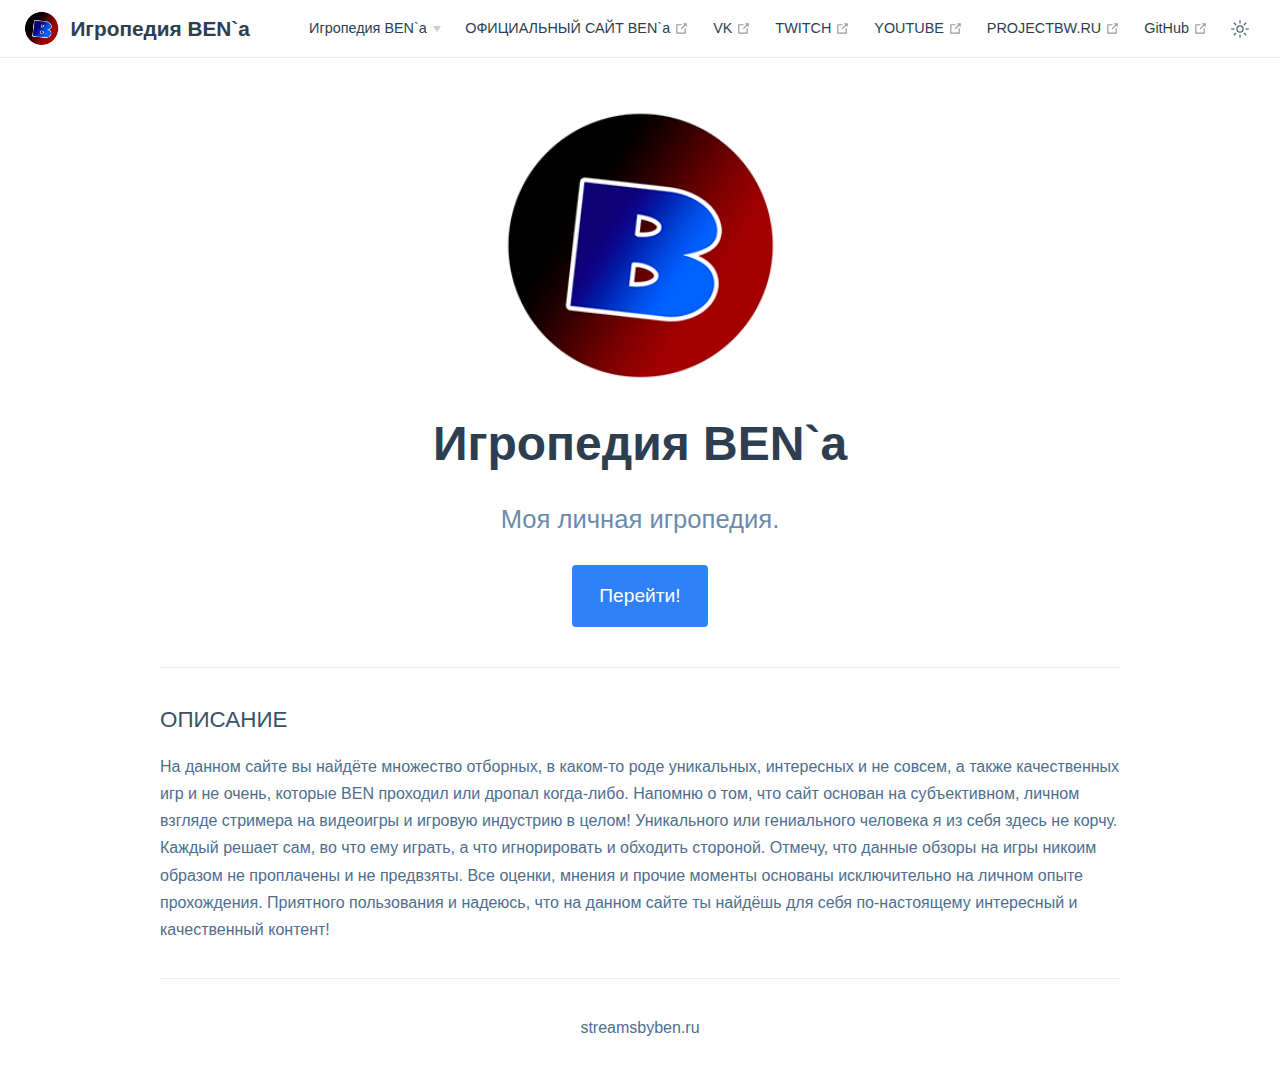
<file: index.html>
<!DOCTYPE html>
<html lang="ru_RU">
  <head>
    <meta charset="utf-8">
    <meta name="viewport" content="width=device-width,initial-scale=1">
    <meta name="generator" content="VuePress 2.0.0-beta.61">
    <style>
      :root {
        --c-bg: #fff;
      }
      html.dark {
        --c-bg: #22272e;
      }
      html, body {
        background-color: var(--c-bg);
      }
    </style>
    <script>
      const userMode = localStorage.getItem('vuepress-color-scheme');
			const systemDarkMode = window.matchMedia && window.matchMedia('(prefers-color-scheme: dark)').matches;
			if (userMode === 'dark' || (userMode !== 'light' && systemDarkMode)) {
				document.documentElement.classList.toggle('dark', true);
			}
    </script>
    <link rel="icon" type="image/png" sizes="16x16" href="/images/icons/16.png"><link rel="icon" type="image/png" sizes="32x32" href="/images/icons/32.png"><link rel="icon" type="image/png" sizes="64x64" href="/images/icons/64.png"><link rel="icon" type="image/png" sizes="150x150" href="/images/icons/150.png"><link rel="icon" type="image/png" sizes="192x192" href="/images/icons/192.png"><link rel="icon" type="image/png" sizes="384x384" href="/images/icons/384.png"><link rel="icon" type="image/png" sizes="512x512" href="/images/icon.png"><title>Главная страница. | Игропедия BEN`a</title><meta name="description" content="Игропедия BEN`a">
    <link rel="preload" href="/assets/style-49de893f.css" as="style"><link rel="stylesheet" href="/assets/style-49de893f.css">
    <link rel="modulepreload" href="/assets/app-8a7719fd.js"><link rel="modulepreload" href="/assets/framework-573f6671.js"><link rel="modulepreload" href="/assets/index.html-7a81ac0a.js"><link rel="modulepreload" href="/assets/index.html-b63964a2.js"><link rel="prefetch" href="/assets/index.html-56d3969e.js" as="script"><link rel="prefetch" href="/assets/404.html-fd3af05c.js" as="script"><link rel="prefetch" href="/assets/index.html-8a46ba95.js" as="script"><link rel="prefetch" href="/assets/404.html-b0349332.js" as="script">
  </head>
  <body>
    <div id="app"><!--[--><div class="theme-container no-sidebar"><!--[--><header class="navbar"><div class="toggle-sidebar-button" title="переключить боковую панель" aria-expanded="false" role="button" tabindex="0"><div class="icon" aria-hidden="true"><span></span><span></span><span></span></div></div><span><a aria-current="page" href="/" class="router-link-active router-link-exact-active"><img class="logo" src="/images/hero.png" alt="Игропедия BEN`a"><span class="site-name can-hide">Игропедия BEN`a</span></a></span><div class="navbar-items-wrapper" style=""><!--[--><!--]--><nav class="navbar-items can-hide"><!--[--><div class="navbar-item"><div class="navbar-dropdown-wrapper"><button class="navbar-dropdown-title" type="button" aria-label="Игропедия BEN`a"><span class="title">Игропедия BEN`a</span><span class="arrow down"></span></button><button class="navbar-dropdown-title-mobile" type="button" aria-label="Игропедия BEN`a"><span class="title">Игропедия BEN`a</span><span class="right arrow"></span></button><ul style="display:none;" class="navbar-dropdown"><!--[--><li class="navbar-dropdown-item"><a href="/review/" class="" aria-label="Добро пожаловать на сайт Игропедия BEN`a!"><!--[--><!--]--> Добро пожаловать на сайт Игропедия BEN`a! <!--[--><!--]--></a></li><!--]--></ul></div></div><div class="navbar-item"><a class="external-link" href="https://streamsbyben.ru/" rel="noopener noreferrer" target="_blank" aria-label="ОФИЦИАЛЬНЫЙ САЙТ BEN`a"><!--[--><!--]--> ОФИЦИАЛЬНЫЙ САЙТ BEN`a <span><svg class="external-link-icon" xmlns="http://www.w3.org/2000/svg" aria-hidden="true" focusable="false" x="0px" y="0px" viewBox="0 0 100 100" width="15" height="15"><path fill="currentColor" d="M18.8,85.1h56l0,0c2.2,0,4-1.8,4-4v-32h-8v28h-48v-48h28v-8h-32l0,0c-2.2,0-4,1.8-4,4v56C14.8,83.3,16.6,85.1,18.8,85.1z"></path><polygon fill="currentColor" points="45.7,48.7 51.3,54.3 77.2,28.5 77.2,37.2 85.2,37.2 85.2,14.9 62.8,14.9 62.8,22.9 71.5,22.9"></polygon></svg><span class="external-link-icon-sr-only">открыть в новом окне</span></span><!--[--><!--]--></a></div><div class="navbar-item"><a class="external-link" href="https://vk.com/publicbyben/" rel="noopener noreferrer" target="_blank" aria-label="VK"><!--[--><!--]--> VK <span><svg class="external-link-icon" xmlns="http://www.w3.org/2000/svg" aria-hidden="true" focusable="false" x="0px" y="0px" viewBox="0 0 100 100" width="15" height="15"><path fill="currentColor" d="M18.8,85.1h56l0,0c2.2,0,4-1.8,4-4v-32h-8v28h-48v-48h28v-8h-32l0,0c-2.2,0-4,1.8-4,4v56C14.8,83.3,16.6,85.1,18.8,85.1z"></path><polygon fill="currentColor" points="45.7,48.7 51.3,54.3 77.2,28.5 77.2,37.2 85.2,37.2 85.2,14.9 62.8,14.9 62.8,22.9 71.5,22.9"></polygon></svg><span class="external-link-icon-sr-only">открыть в новом окне</span></span><!--[--><!--]--></a></div><div class="navbar-item"><a class="external-link" href="https://www.twitch.tv/streamsbyben" rel="noopener noreferrer" target="_blank" aria-label="TWITCH"><!--[--><!--]--> TWITCH <span><svg class="external-link-icon" xmlns="http://www.w3.org/2000/svg" aria-hidden="true" focusable="false" x="0px" y="0px" viewBox="0 0 100 100" width="15" height="15"><path fill="currentColor" d="M18.8,85.1h56l0,0c2.2,0,4-1.8,4-4v-32h-8v28h-48v-48h28v-8h-32l0,0c-2.2,0-4,1.8-4,4v56C14.8,83.3,16.6,85.1,18.8,85.1z"></path><polygon fill="currentColor" points="45.7,48.7 51.3,54.3 77.2,28.5 77.2,37.2 85.2,37.2 85.2,14.9 62.8,14.9 62.8,22.9 71.5,22.9"></polygon></svg><span class="external-link-icon-sr-only">открыть в новом окне</span></span><!--[--><!--]--></a></div><div class="navbar-item"><a class="external-link" href="https://www.youtube.com/channel/UCiJUr9eiijACrvV9F1kzhmA" rel="noopener noreferrer" target="_blank" aria-label="YOUTUBE"><!--[--><!--]--> YOUTUBE <span><svg class="external-link-icon" xmlns="http://www.w3.org/2000/svg" aria-hidden="true" focusable="false" x="0px" y="0px" viewBox="0 0 100 100" width="15" height="15"><path fill="currentColor" d="M18.8,85.1h56l0,0c2.2,0,4-1.8,4-4v-32h-8v28h-48v-48h28v-8h-32l0,0c-2.2,0-4,1.8-4,4v56C14.8,83.3,16.6,85.1,18.8,85.1z"></path><polygon fill="currentColor" points="45.7,48.7 51.3,54.3 77.2,28.5 77.2,37.2 85.2,37.2 85.2,14.9 62.8,14.9 62.8,22.9 71.5,22.9"></polygon></svg><span class="external-link-icon-sr-only">открыть в новом окне</span></span><!--[--><!--]--></a></div><div class="navbar-item"><a class="external-link" href="https://projectbw.ru/" rel="noopener noreferrer" target="_blank" aria-label="PROJECTBW.RU"><!--[--><!--]--> PROJECTBW.RU <span><svg class="external-link-icon" xmlns="http://www.w3.org/2000/svg" aria-hidden="true" focusable="false" x="0px" y="0px" viewBox="0 0 100 100" width="15" height="15"><path fill="currentColor" d="M18.8,85.1h56l0,0c2.2,0,4-1.8,4-4v-32h-8v28h-48v-48h28v-8h-32l0,0c-2.2,0-4,1.8-4,4v56C14.8,83.3,16.6,85.1,18.8,85.1z"></path><polygon fill="currentColor" points="45.7,48.7 51.3,54.3 77.2,28.5 77.2,37.2 85.2,37.2 85.2,14.9 62.8,14.9 62.8,22.9 71.5,22.9"></polygon></svg><span class="external-link-icon-sr-only">открыть в новом окне</span></span><!--[--><!--]--></a></div><div class="navbar-item"><a class="external-link" href="https://github.com/bwproject/game.streamsbyben.ru" rel="noopener noreferrer" target="_blank" aria-label="GitHub"><!--[--><!--]--> GitHub <span><svg class="external-link-icon" xmlns="http://www.w3.org/2000/svg" aria-hidden="true" focusable="false" x="0px" y="0px" viewBox="0 0 100 100" width="15" height="15"><path fill="currentColor" d="M18.8,85.1h56l0,0c2.2,0,4-1.8,4-4v-32h-8v28h-48v-48h28v-8h-32l0,0c-2.2,0-4,1.8-4,4v56C14.8,83.3,16.6,85.1,18.8,85.1z"></path><polygon fill="currentColor" points="45.7,48.7 51.3,54.3 77.2,28.5 77.2,37.2 85.2,37.2 85.2,14.9 62.8,14.9 62.8,22.9 71.5,22.9"></polygon></svg><span class="external-link-icon-sr-only">открыть в новом окне</span></span><!--[--><!--]--></a></div><!--]--></nav><!--[--><!--]--><button class="toggle-color-mode-button" title="toggle color mode"><svg style="" class="icon" focusable="false" viewBox="0 0 32 32"><path d="M16 12.005a4 4 0 1 1-4 4a4.005 4.005 0 0 1 4-4m0-2a6 6 0 1 0 6 6a6 6 0 0 0-6-6z" fill="currentColor"></path><path d="M5.394 6.813l1.414-1.415l3.506 3.506L8.9 10.318z" fill="currentColor"></path><path d="M2 15.005h5v2H2z" fill="currentColor"></path><path d="M5.394 25.197L8.9 21.691l1.414 1.415l-3.506 3.505z" fill="currentColor"></path><path d="M15 25.005h2v5h-2z" fill="currentColor"></path><path d="M21.687 23.106l1.414-1.415l3.506 3.506l-1.414 1.414z" fill="currentColor"></path><path d="M25 15.005h5v2h-5z" fill="currentColor"></path><path d="M21.687 8.904l3.506-3.506l1.414 1.415l-3.506 3.505z" fill="currentColor"></path><path d="M15 2.005h2v5h-2z" fill="currentColor"></path></svg><svg style="display:none;" class="icon" focusable="false" viewBox="0 0 32 32"><path d="M13.502 5.414a15.075 15.075 0 0 0 11.594 18.194a11.113 11.113 0 0 1-7.975 3.39c-.138 0-.278.005-.418 0a11.094 11.094 0 0 1-3.2-21.584M14.98 3a1.002 1.002 0 0 0-.175.016a13.096 13.096 0 0 0 1.825 25.981c.164.006.328 0 .49 0a13.072 13.072 0 0 0 10.703-5.555a1.01 1.01 0 0 0-.783-1.565A13.08 13.08 0 0 1 15.89 4.38A1.015 1.015 0 0 0 14.98 3z" fill="currentColor"></path></svg></button><!----></div></header><!--]--><div class="sidebar-mask"></div><!--[--><aside class="sidebar"><nav class="navbar-items"><!--[--><div class="navbar-item"><div class="navbar-dropdown-wrapper"><button class="navbar-dropdown-title" type="button" aria-label="Игропедия BEN`a"><span class="title">Игропедия BEN`a</span><span class="arrow down"></span></button><button class="navbar-dropdown-title-mobile" type="button" aria-label="Игропедия BEN`a"><span class="title">Игропедия BEN`a</span><span class="right arrow"></span></button><ul style="display:none;" class="navbar-dropdown"><!--[--><li class="navbar-dropdown-item"><a href="/review/" class="" aria-label="Добро пожаловать на сайт Игропедия BEN`a!"><!--[--><!--]--> Добро пожаловать на сайт Игропедия BEN`a! <!--[--><!--]--></a></li><!--]--></ul></div></div><div class="navbar-item"><a class="external-link" href="https://streamsbyben.ru/" rel="noopener noreferrer" target="_blank" aria-label="ОФИЦИАЛЬНЫЙ САЙТ BEN`a"><!--[--><!--]--> ОФИЦИАЛЬНЫЙ САЙТ BEN`a <span><svg class="external-link-icon" xmlns="http://www.w3.org/2000/svg" aria-hidden="true" focusable="false" x="0px" y="0px" viewBox="0 0 100 100" width="15" height="15"><path fill="currentColor" d="M18.8,85.1h56l0,0c2.2,0,4-1.8,4-4v-32h-8v28h-48v-48h28v-8h-32l0,0c-2.2,0-4,1.8-4,4v56C14.8,83.3,16.6,85.1,18.8,85.1z"></path><polygon fill="currentColor" points="45.7,48.7 51.3,54.3 77.2,28.5 77.2,37.2 85.2,37.2 85.2,14.9 62.8,14.9 62.8,22.9 71.5,22.9"></polygon></svg><span class="external-link-icon-sr-only">открыть в новом окне</span></span><!--[--><!--]--></a></div><div class="navbar-item"><a class="external-link" href="https://vk.com/publicbyben/" rel="noopener noreferrer" target="_blank" aria-label="VK"><!--[--><!--]--> VK <span><svg class="external-link-icon" xmlns="http://www.w3.org/2000/svg" aria-hidden="true" focusable="false" x="0px" y="0px" viewBox="0 0 100 100" width="15" height="15"><path fill="currentColor" d="M18.8,85.1h56l0,0c2.2,0,4-1.8,4-4v-32h-8v28h-48v-48h28v-8h-32l0,0c-2.2,0-4,1.8-4,4v56C14.8,83.3,16.6,85.1,18.8,85.1z"></path><polygon fill="currentColor" points="45.7,48.7 51.3,54.3 77.2,28.5 77.2,37.2 85.2,37.2 85.2,14.9 62.8,14.9 62.8,22.9 71.5,22.9"></polygon></svg><span class="external-link-icon-sr-only">открыть в новом окне</span></span><!--[--><!--]--></a></div><div class="navbar-item"><a class="external-link" href="https://www.twitch.tv/streamsbyben" rel="noopener noreferrer" target="_blank" aria-label="TWITCH"><!--[--><!--]--> TWITCH <span><svg class="external-link-icon" xmlns="http://www.w3.org/2000/svg" aria-hidden="true" focusable="false" x="0px" y="0px" viewBox="0 0 100 100" width="15" height="15"><path fill="currentColor" d="M18.8,85.1h56l0,0c2.2,0,4-1.8,4-4v-32h-8v28h-48v-48h28v-8h-32l0,0c-2.2,0-4,1.8-4,4v56C14.8,83.3,16.6,85.1,18.8,85.1z"></path><polygon fill="currentColor" points="45.7,48.7 51.3,54.3 77.2,28.5 77.2,37.2 85.2,37.2 85.2,14.9 62.8,14.9 62.8,22.9 71.5,22.9"></polygon></svg><span class="external-link-icon-sr-only">открыть в новом окне</span></span><!--[--><!--]--></a></div><div class="navbar-item"><a class="external-link" href="https://www.youtube.com/channel/UCiJUr9eiijACrvV9F1kzhmA" rel="noopener noreferrer" target="_blank" aria-label="YOUTUBE"><!--[--><!--]--> YOUTUBE <span><svg class="external-link-icon" xmlns="http://www.w3.org/2000/svg" aria-hidden="true" focusable="false" x="0px" y="0px" viewBox="0 0 100 100" width="15" height="15"><path fill="currentColor" d="M18.8,85.1h56l0,0c2.2,0,4-1.8,4-4v-32h-8v28h-48v-48h28v-8h-32l0,0c-2.2,0-4,1.8-4,4v56C14.8,83.3,16.6,85.1,18.8,85.1z"></path><polygon fill="currentColor" points="45.7,48.7 51.3,54.3 77.2,28.5 77.2,37.2 85.2,37.2 85.2,14.9 62.8,14.9 62.8,22.9 71.5,22.9"></polygon></svg><span class="external-link-icon-sr-only">открыть в новом окне</span></span><!--[--><!--]--></a></div><div class="navbar-item"><a class="external-link" href="https://projectbw.ru/" rel="noopener noreferrer" target="_blank" aria-label="PROJECTBW.RU"><!--[--><!--]--> PROJECTBW.RU <span><svg class="external-link-icon" xmlns="http://www.w3.org/2000/svg" aria-hidden="true" focusable="false" x="0px" y="0px" viewBox="0 0 100 100" width="15" height="15"><path fill="currentColor" d="M18.8,85.1h56l0,0c2.2,0,4-1.8,4-4v-32h-8v28h-48v-48h28v-8h-32l0,0c-2.2,0-4,1.8-4,4v56C14.8,83.3,16.6,85.1,18.8,85.1z"></path><polygon fill="currentColor" points="45.7,48.7 51.3,54.3 77.2,28.5 77.2,37.2 85.2,37.2 85.2,14.9 62.8,14.9 62.8,22.9 71.5,22.9"></polygon></svg><span class="external-link-icon-sr-only">открыть в новом окне</span></span><!--[--><!--]--></a></div><div class="navbar-item"><a class="external-link" href="https://github.com/bwproject/game.streamsbyben.ru" rel="noopener noreferrer" target="_blank" aria-label="GitHub"><!--[--><!--]--> GitHub <span><svg class="external-link-icon" xmlns="http://www.w3.org/2000/svg" aria-hidden="true" focusable="false" x="0px" y="0px" viewBox="0 0 100 100" width="15" height="15"><path fill="currentColor" d="M18.8,85.1h56l0,0c2.2,0,4-1.8,4-4v-32h-8v28h-48v-48h28v-8h-32l0,0c-2.2,0-4,1.8-4,4v56C14.8,83.3,16.6,85.1,18.8,85.1z"></path><polygon fill="currentColor" points="45.7,48.7 51.3,54.3 77.2,28.5 77.2,37.2 85.2,37.2 85.2,14.9 62.8,14.9 62.8,22.9 71.5,22.9"></polygon></svg><span class="external-link-icon-sr-only">открыть в новом окне</span></span><!--[--><!--]--></a></div><!--]--></nav><!--[--><!--]--><!----><!--[--><!--]--></aside><!--]--><!--[--><main class="home"><header class="hero"><img src="/images/hero.png" alt="Игропедия BEN`a" height="280"><h1 id="main-title">Игропедия BEN`a</h1><p class="description">Моя личная игропедия.</p><p class="actions"><!--[--><a href="/review/" class="action-button primary" aria-label="Перейти!"><!--[--><!--]--> Перейти! <!--[--><!--]--></a><!--]--></p></header><div class="features"><!--[--><div class="feature"><h2>ОПИСАНИЕ</h2><p>На данном сайте вы найдёте множество отборных, в каком-то роде уникальных, интересных и не совсем, а также качественных игр и не очень, которые BEN проходил или дропал когда-либо. Напомню о том, что сайт основан на субъективном, личном взгляде стримера на видеоигры и игровую индустрию в целом! Уникального или гениального человека я из себя здесь не корчу. Каждый решает сам, во что ему играть, а что игнорировать и обходить стороной.  Отмечу, что данные обзоры на игры никоим образом не проплачены и не предвзяты. Все оценки, мнения и прочие моменты основаны исключительно на личном опыте прохождения. Приятного пользования и надеюсь, что на данном сайте ты найдёшь для себя по-настоящему интересный и качественный контент!</p></div><!--]--></div><div class="theme-default-content"><div></div></div><!--[--><div class="footer">streamsbyben.ru</div><!--]--></main><!--]--></div><!----><!--]--></div>
    <script type="module" src="/assets/app-8a7719fd.js" defer></script>
  </body>
</html>
</file>
<file: assets/style-49de893f.css>
:root{--back-to-top-z-index: 5;--back-to-top-color: #3eaf7c;--back-to-top-color-hover: #71cda3}.back-to-top{cursor:pointer;position:fixed;bottom:2rem;right:2.5rem;width:2rem;height:1.2rem;background-color:var(--back-to-top-color);-webkit-mask:url(/assets/back-to-top-8efcbe56.svg) no-repeat;mask:url(/assets/back-to-top-8efcbe56.svg) no-repeat;z-index:var(--back-to-top-z-index)}.back-to-top:hover{background-color:var(--back-to-top-color-hover)}@media (max-width: 959px){.back-to-top{display:none}}@media print{.back-to-top{display:none}}.back-to-top-enter-active,.back-to-top-leave-active{transition:opacity .3s}.back-to-top-enter-from,.back-to-top-leave-to{opacity:0}:root{--external-link-icon-color: #aaa}.external-link-icon{position:relative;display:inline-block;color:var(--external-link-icon-color);vertical-align:middle;top:-1px}@media print{.external-link-icon{display:none}}.external-link-icon-sr-only{position:absolute;width:1px;height:1px;padding:0;margin:-1px;overflow:hidden;clip:rect(0,0,0,0);white-space:nowrap;border-width:0;-webkit-user-select:none;-moz-user-select:none;user-select:none}:root{--medium-zoom-z-index: 100;--medium-zoom-bg-color: #ffffff;--medium-zoom-opacity: 1}.medium-zoom-overlay{background-color:var(--medium-zoom-bg-color)!important;z-index:var(--medium-zoom-z-index)}.medium-zoom-overlay~img{z-index:calc(var(--medium-zoom-z-index) + 1)}.medium-zoom--opened .medium-zoom-overlay{opacity:var(--medium-zoom-opacity)}:root{--nprogress-color: #29d;--nprogress-z-index: 1031}#nprogress{pointer-events:none}#nprogress .bar{background:var(--nprogress-color);position:fixed;z-index:var(--nprogress-z-index);top:0;left:0;width:100%;height:2px}:root{--c-brand: #3eaf7c;--c-brand-light: #4abf8a;--c-bg: #ffffff;--c-bg-light: #f3f4f5;--c-bg-lighter: #eeeeee;--c-bg-dark: #ebebec;--c-bg-darker: #e6e6e6;--c-bg-navbar: var(--c-bg);--c-bg-sidebar: var(--c-bg);--c-bg-arrow: #cccccc;--c-text: #2c3e50;--c-text-accent: var(--c-brand);--c-text-light: #3a5169;--c-text-lighter: #4e6e8e;--c-text-lightest: #6a8bad;--c-text-quote: #999999;--c-border: #eaecef;--c-border-dark: #dfe2e5;--c-tip: #42b983;--c-tip-bg: var(--c-bg-light);--c-tip-title: var(--c-text);--c-tip-text: var(--c-text);--c-tip-text-accent: var(--c-text-accent);--c-warning: #ffc310;--c-warning-bg: #fffae3;--c-warning-bg-light: #fff3ba;--c-warning-bg-lighter: #fff0b0;--c-warning-border-dark: #f7dc91;--c-warning-details-bg: #fff5ca;--c-warning-title: #f1b300;--c-warning-text: #746000;--c-warning-text-accent: #edb100;--c-warning-text-light: #c1971c;--c-warning-text-quote: #ccab49;--c-danger: #f11e37;--c-danger-bg: #ffe0e0;--c-danger-bg-light: #ffcfde;--c-danger-bg-lighter: #ffc9c9;--c-danger-border-dark: #f1abab;--c-danger-details-bg: #ffd4d4;--c-danger-title: #ed1e2c;--c-danger-text: #660000;--c-danger-text-accent: #bd1a1a;--c-danger-text-light: #b5474d;--c-danger-text-quote: #c15b5b;--c-details-bg: #eeeeee;--c-badge-tip: var(--c-tip);--c-badge-warning: #ecc808;--c-badge-warning-text: var(--c-bg);--c-badge-danger: #dc2626;--c-badge-danger-text: var(--c-bg);--t-color: .3s ease;--t-transform: .3s ease;--code-bg-color: #282c34;--code-hl-bg-color: rgba(0, 0, 0, .66);--code-ln-color: #9e9e9e;--code-ln-wrapper-width: 3.5rem;--font-family: -apple-system, BlinkMacSystemFont, "Segoe UI", Roboto, Oxygen, Ubuntu, Cantarell, "Fira Sans", "Droid Sans", "Helvetica Neue", sans-serif;--font-family-code: Consolas, Monaco, "Andale Mono", "Ubuntu Mono", monospace;--navbar-height: 3.6rem;--navbar-padding-v: .7rem;--navbar-padding-h: 1.5rem;--sidebar-width: 20rem;--sidebar-width-mobile: calc(var(--sidebar-width) * .82);--content-width: 740px;--homepage-width: 960px}html.dark{--c-brand: #3aa675;--c-brand-light: #349469;--c-bg: #22272e;--c-bg-light: #2b313a;--c-bg-lighter: #262c34;--c-bg-dark: #343b44;--c-bg-darker: #37404c;--c-text: #adbac7;--c-text-light: #96a7b7;--c-text-lighter: #8b9eb0;--c-text-lightest: #8094a8;--c-border: #3e4c5a;--c-border-dark: #34404c;--c-tip: #318a62;--c-warning: #e0ad15;--c-warning-bg: #2d2f2d;--c-warning-bg-light: #423e2a;--c-warning-bg-lighter: #44442f;--c-warning-border-dark: #957c35;--c-warning-details-bg: #39392d;--c-warning-title: #fdca31;--c-warning-text: #d8d96d;--c-warning-text-accent: #ffbf00;--c-warning-text-light: #ddb84b;--c-warning-text-quote: #ccab49;--c-danger: #fc1e38;--c-danger-bg: #39232c;--c-danger-bg-light: #4b2b35;--c-danger-bg-lighter: #553040;--c-danger-border-dark: #a25151;--c-danger-details-bg: #482936;--c-danger-title: #fc2d3b;--c-danger-text: #ea9ca0;--c-danger-text-accent: #fd3636;--c-danger-text-light: #d9777c;--c-danger-text-quote: #d56b6b;--c-details-bg: #323843;--c-badge-warning: var(--c-warning);--c-badge-warning-text: #3c2e05;--c-badge-danger: var(--c-danger);--c-badge-danger-text: #401416;--code-hl-bg-color: #363b46}html,body{padding:0;margin:0;background-color:var(--c-bg);transition:background-color var(--t-color)}html.dark{color-scheme:dark}html{font-size:16px}body{font-family:var(--font-family);-webkit-font-smoothing:antialiased;-moz-osx-font-smoothing:grayscale;font-size:1rem;color:var(--c-text)}a{font-weight:500;color:var(--c-text-accent);text-decoration:none;overflow-wrap:break-word}p a code{font-weight:400;color:var(--c-text-accent)}kbd{font-family:var(--font-family-code);color:var(--c-text);background:var(--c-bg-lighter);border:solid .15rem var(--c-border-dark);border-bottom:solid .25rem var(--c-border-dark);border-radius:.15rem;padding:0 .15em}code{font-family:var(--font-family-code);color:var(--c-text-lighter);padding:.25rem .5rem;margin:0;font-size:.85em;background-color:var(--c-bg-light);border-radius:3px;overflow-wrap:break-word;transition:background-color var(--t-color)}blockquote{font-size:1rem;color:var(--c-text-quote);border-left:.2rem solid var(--c-border-dark);margin:1rem 0;padding:.25rem 0 .25rem 1rem;overflow-wrap:break-word}blockquote>p{margin:0}ul,ol{padding-left:1.2em}strong{font-weight:600}h1,h2,h3,h4,h5,h6{font-weight:600;line-height:1.25;overflow-wrap:break-word}h1:focus-visible,h2:focus-visible,h3:focus-visible,h4:focus-visible,h5:focus-visible,h6:focus-visible{outline:none}h1:hover .header-anchor,h2:hover .header-anchor,h3:hover .header-anchor,h4:hover .header-anchor,h5:hover .header-anchor,h6:hover .header-anchor{opacity:1}h1{font-size:2.2rem}h2{font-size:1.65rem;padding-bottom:.3rem;border-bottom:1px solid var(--c-border);transition:border-color var(--t-color)}h3{font-size:1.35rem}h4{font-size:1.15rem}h5{font-size:1.05rem}h6{font-size:1rem}a.header-anchor{font-size:.85em;float:left;margin-left:-.87em;padding-right:.23em;margin-top:.125em;opacity:0;-webkit-user-select:none;-moz-user-select:none;user-select:none}@media print{a.header-anchor{display:none}}a.header-anchor:hover{text-decoration:none}a.header-anchor:focus-visible{opacity:1}@media print{a[href^="http://"]:after,a[href^="https://"]:after{content:" (" attr(href) ") "}}p,ul,ol{line-height:1.7;overflow-wrap:break-word}hr{border:0;border-top:1px solid var(--c-border)}table{border-collapse:collapse;margin:1rem 0;display:block;overflow-x:auto;transition:border-color var(--t-color)}tr{border-top:1px solid var(--c-border-dark);transition:border-color var(--t-color)}tr:nth-child(2n){background-color:var(--c-bg-light);transition:background-color var(--t-color)}tr:nth-child(2n) code{background-color:var(--c-bg-dark)}th,td{padding:.6em 1em;border:1px solid var(--c-border-dark);transition:border-color var(--t-color)}.arrow{display:inline-block;width:0;height:0}.arrow.up{border-left:4px solid transparent;border-right:4px solid transparent;border-bottom:6px solid var(--c-bg-arrow)}.arrow.down{border-left:4px solid transparent;border-right:4px solid transparent;border-top:6px solid var(--c-bg-arrow)}.arrow.right{border-top:4px solid transparent;border-bottom:4px solid transparent;border-left:6px solid var(--c-bg-arrow)}.arrow.left{border-top:4px solid transparent;border-bottom:4px solid transparent;border-right:6px solid var(--c-bg-arrow)}.badge{display:inline-block;font-size:14px;font-weight:600;height:18px;line-height:18px;border-radius:3px;padding:0 6px;color:var(--c-bg);vertical-align:top;transition:color var(--t-color),background-color var(--t-color)}.badge.tip{background-color:var(--c-badge-tip)}.badge.warning{background-color:var(--c-badge-warning);color:var(--c-badge-warning-text)}.badge.danger{background-color:var(--c-badge-danger);color:var(--c-badge-danger-text)}.badge+.badge{margin-left:5px}code[class*=language-],pre[class*=language-]{color:#ccc;background:none;font-family:var(--font-family-code);font-size:1em;text-align:left;white-space:pre;word-spacing:normal;word-break:normal;word-wrap:normal;line-height:1.5;-moz-tab-size:4;-o-tab-size:4;tab-size:4;-webkit-hyphens:none;hyphens:none}pre[class*=language-]{padding:1em;margin:.5em 0;overflow:auto}:not(pre)>code[class*=language-],pre[class*=language-]{background:#2d2d2d}:not(pre)>code[class*=language-]{padding:.1em;border-radius:.3em;white-space:normal}.token.comment,.token.block-comment,.token.prolog,.token.doctype,.token.cdata{color:#999}.token.punctuation{color:#ccc}.token.tag,.token.attr-name,.token.namespace,.token.deleted{color:#ec5975}.token.function-name{color:#6196cc}.token.boolean,.token.number,.token.function{color:#f08d49}.token.property,.token.class-name,.token.constant,.token.symbol{color:#f8c555}.token.selector,.token.important,.token.atrule,.token.keyword,.token.builtin{color:#cc99cd}.token.string,.token.char,.token.attr-value,.token.regex,.token.variable{color:#7ec699}.token.operator,.token.entity,.token.url{color:#67cdcc}.token.important,.token.bold{font-weight:700}.token.italic{font-style:italic}.token.entity{cursor:help}.token.inserted{color:#3eaf7c}.theme-default-content pre,.theme-default-content pre[class*=language-]{line-height:1.375;padding:1.3rem 1.5rem;margin:.85rem 0;border-radius:6px;overflow:auto}.theme-default-content pre code,.theme-default-content pre[class*=language-] code{color:#fff;padding:0;background-color:transparent!important;border-radius:0;overflow-wrap:unset;-webkit-font-smoothing:auto;-moz-osx-font-smoothing:auto}.theme-default-content .line-number{font-family:var(--font-family-code)}div[class*=language-]{position:relative;background-color:var(--code-bg-color);border-radius:6px}div[class*=language-]:before{content:attr(data-ext);position:absolute;z-index:3;top:.8em;right:1em;font-size:.75rem;color:var(--code-ln-color)}div[class*=language-] pre,div[class*=language-] pre[class*=language-]{background:transparent!important;position:relative;z-index:1}div[class*=language-] .highlight-lines{-webkit-user-select:none;-moz-user-select:none;user-select:none;padding-top:1.3rem;position:absolute;top:0;left:0;width:100%;line-height:1.375}div[class*=language-] .highlight-lines .highlight-line{background-color:var(--code-hl-bg-color)}div[class*=language-]:not(.line-numbers-mode) .line-numbers{display:none}div[class*=language-].line-numbers-mode .highlight-lines .highlight-line{position:relative}div[class*=language-].line-numbers-mode .highlight-lines .highlight-line:before{content:" ";position:absolute;z-index:2;left:0;top:0;display:block;width:var(--code-ln-wrapper-width);height:100%}div[class*=language-].line-numbers-mode pre{margin-left:var(--code-ln-wrapper-width);padding-left:1rem;vertical-align:middle}div[class*=language-].line-numbers-mode .line-numbers{position:absolute;top:0;width:var(--code-ln-wrapper-width);text-align:center;color:var(--code-ln-color);padding-top:1.25rem;line-height:1.375;counter-reset:line-number}div[class*=language-].line-numbers-mode .line-numbers .line-number{position:relative;z-index:3;-webkit-user-select:none;-moz-user-select:none;user-select:none;height:1.375em}div[class*=language-].line-numbers-mode .line-numbers .line-number:before{counter-increment:line-number;content:counter(line-number);font-size:.85em}div[class*=language-].line-numbers-mode:after{content:"";position:absolute;top:0;left:0;width:var(--code-ln-wrapper-width);height:100%;border-radius:6px 0 0 6px;border-right:1px solid var(--code-hl-bg-color)}@media (max-width: 419px){.theme-default-content div[class*=language-]{margin:.85rem -1.5rem;border-radius:0}}.code-group__nav{margin-top:.85rem;margin-bottom:calc(-1.7rem - 6px);padding-bottom:calc(1.7rem - 6px);padding-left:10px;padding-top:10px;border-top-left-radius:6px;border-top-right-radius:6px;background-color:var(--code-bg-color)}.code-group__ul{margin:auto 0;padding-left:0;display:inline-flex;list-style:none}.code-group__nav-tab{border:0;padding:5px;cursor:pointer;background-color:transparent;font-size:.85em;line-height:1.4;color:#ffffffe6;font-weight:600}.code-group__nav-tab:focus{outline:none}.code-group__nav-tab:focus-visible{outline:1px solid rgba(255,255,255,.9)}.code-group__nav-tab-active{border-bottom:var(--c-brand) 1px solid}@media (max-width: 419px){.code-group__nav{margin-left:-1.5rem;margin-right:-1.5rem;border-radius:0}}.code-group-item{display:none}.code-group-item__active{display:block}.code-group-item>pre{background-color:orange}.custom-container{transition:color var(--t-color),border-color var(--t-color),background-color var(--t-color)}.custom-container .custom-container-title{font-weight:600}.custom-container .custom-container-title:not(:only-child){margin-bottom:-.4rem}.custom-container.tip,.custom-container.warning,.custom-container.danger{padding:.1rem 1.5rem;border-left-width:.5rem;border-left-style:solid;margin:1rem 0}.custom-container.tip{border-color:var(--c-tip);background-color:var(--c-tip-bg);color:var(--c-tip-text)}.custom-container.tip .custom-container-title{color:var(--c-tip-title)}.custom-container.tip a{color:var(--c-tip-text-accent)}.custom-container.tip code{background-color:var(--c-bg-dark)}.custom-container.warning{border-color:var(--c-warning);background-color:var(--c-warning-bg);color:var(--c-warning-text)}.custom-container.warning .custom-container-title{color:var(--c-warning-title)}.custom-container.warning a{color:var(--c-warning-text-accent)}.custom-container.warning blockquote{border-left-color:var(--c-warning-border-dark);color:var(--c-warning-text-quote)}.custom-container.warning code{color:var(--c-warning-text-light);background-color:var(--c-warning-bg-light)}.custom-container.warning details{background-color:var(--c-warning-details-bg)}.custom-container.warning details code{background-color:var(--c-warning-bg-lighter)}.custom-container.warning .external-link-icon{--external-link-icon-color: var(--c-warning-text-quote)}.custom-container.danger{border-color:var(--c-danger);background-color:var(--c-danger-bg);color:var(--c-danger-text)}.custom-container.danger .custom-container-title{color:var(--c-danger-title)}.custom-container.danger a{color:var(--c-danger-text-accent)}.custom-container.danger blockquote{border-left-color:var(--c-danger-border-dark);color:var(--c-danger-text-quote)}.custom-container.danger code{color:var(--c-danger-text-light);background-color:var(--c-danger-bg-light)}.custom-container.danger details{background-color:var(--c-danger-details-bg)}.custom-container.danger details code{background-color:var(--c-danger-bg-lighter)}.custom-container.danger .external-link-icon{--external-link-icon-color: var(--c-danger-text-quote)}.custom-container.details{display:block;position:relative;border-radius:2px;margin:1.6em 0;padding:1.6em;background-color:var(--c-details-bg)}.custom-container.details code{background-color:var(--c-bg-darker)}.custom-container.details h4{margin-top:0}.custom-container.details figure:last-child,.custom-container.details p:last-child{margin-bottom:0;padding-bottom:0}.custom-container.details summary{outline:none;cursor:pointer}.home{padding:var(--navbar-height) 2rem 0;max-width:var(--homepage-width);margin:0 auto;display:block}.home .hero{text-align:center}.home .hero img{max-width:100%;max-height:280px;display:block;margin:3rem auto 1.5rem}.home .hero h1{font-size:3rem}.home .hero h1,.home .hero .description,.home .hero .actions{margin:1.8rem auto}.home .hero .actions{display:flex;flex-wrap:wrap;gap:1rem;justify-content:center}.home .hero .description{max-width:35rem;font-size:1.6rem;line-height:1.3;color:var(--c-text-lightest)}.home .hero .action-button{display:inline-block;font-size:1.2rem;padding:.8rem 1.6rem;border-width:2px;border-style:solid;border-radius:4px;transition:background-color var(--t-color);box-sizing:border-box}.home .hero .action-button.primary{color:var(--c-bg);background-color:var(--c-brand);border-color:var(--c-brand)}.home .hero .action-button.primary:hover{background-color:var(--c-brand-light)}.home .hero .action-button.secondary{color:var(--c-brand);background-color:var(--c-bg);border-color:var(--c-brand)}.home .hero .action-button.secondary:hover{color:var(--c-bg);background-color:var(--c-brand-light)}.home .features{border-top:1px solid var(--c-border);transition:border-color var(--t-color);padding:1.2rem 0;margin-top:2.5rem;display:flex;flex-wrap:wrap;align-items:flex-start;align-content:stretch;justify-content:space-between}.home .feature{flex-grow:1;flex-basis:30%;max-width:30%}.home .feature h2{font-size:1.4rem;font-weight:500;border-bottom:none;padding-bottom:0;color:var(--c-text-light)}.home .feature p{color:var(--c-text-lighter)}.home .theme-default-content{padding:0;margin:0}.home .footer{padding:2.5rem;border-top:1px solid var(--c-border);text-align:center;color:var(--c-text-lighter);transition:border-color var(--t-color)}@media (max-width: 719px){.home .features{flex-direction:column}.home .feature{max-width:100%;padding:0 2.5rem}}@media (max-width: 419px){.home{padding-left:1.5rem;padding-right:1.5rem}.home .hero img{max-height:210px;margin:2rem auto 1.2rem}.home .hero h1{font-size:2rem}.home .hero h1,.home .hero .description,.home .hero .actions{margin:1.2rem auto}.home .hero .description{font-size:1.2rem}.home .hero .action-button{font-size:1rem;padding:.6rem 1.2rem}.home .feature h2{font-size:1.25rem}}.page{padding-top:var(--navbar-height);padding-left:var(--sidebar-width)}.navbar{position:fixed;z-index:20;top:0;left:0;right:0;height:var(--navbar-height);box-sizing:border-box;border-bottom:1px solid var(--c-border);background-color:var(--c-bg-navbar);transition:background-color var(--t-color),border-color var(--t-color)}.sidebar{font-size:16px;width:var(--sidebar-width);position:fixed;z-index:10;margin:0;top:var(--navbar-height);left:0;bottom:0;box-sizing:border-box;border-right:1px solid var(--c-border);overflow-y:auto;scrollbar-width:thin;scrollbar-color:var(--c-brand) var(--c-border);background-color:var(--c-bg-sidebar);transition:transform var(--t-transform),background-color var(--t-color),border-color var(--t-color)}.sidebar::-webkit-scrollbar{width:7px}.sidebar::-webkit-scrollbar-track{background-color:var(--c-border)}.sidebar::-webkit-scrollbar-thumb{background-color:var(--c-brand)}.sidebar-mask{position:fixed;z-index:9;top:0;left:0;width:100vw;height:100vh;display:none}.theme-container.sidebar-open .sidebar-mask{display:block}.theme-container.sidebar-open .navbar>.toggle-sidebar-button .icon span:nth-child(1){transform:rotate(45deg) translate3d(5.5px,5.5px,0)}.theme-container.sidebar-open .navbar>.toggle-sidebar-button .icon span:nth-child(2){transform:scale3d(0,1,1)}.theme-container.sidebar-open .navbar>.toggle-sidebar-button .icon span:nth-child(3){transform:rotate(-45deg) translate3d(6px,-6px,0)}.theme-container.sidebar-open .navbar>.toggle-sidebar-button .icon span:nth-child(1),.theme-container.sidebar-open .navbar>.toggle-sidebar-button .icon span:nth-child(3){transform-origin:center}.theme-container.no-navbar .theme-default-content h1,.theme-container.no-navbar .theme-default-content h2,.theme-container.no-navbar .theme-default-content h3,.theme-container.no-navbar .theme-default-content h4,.theme-container.no-navbar .theme-default-content h5,.theme-container.no-navbar .theme-default-content h6{margin-top:1.5rem;padding-top:0}.theme-container.no-navbar .page{padding-top:0}.theme-container.no-navbar .sidebar{top:0}.theme-container.no-sidebar .sidebar{display:none}@media (max-width: 719px){.theme-container.no-sidebar .sidebar{display:block}}.theme-container.no-sidebar .page{padding-left:0}.theme-default-content a:hover{text-decoration:underline}.theme-default-content img{max-width:100%}.theme-default-content h1,.theme-default-content h2,.theme-default-content h3,.theme-default-content h4,.theme-default-content h5,.theme-default-content h6{margin-top:calc(.5rem - var(--navbar-height));padding-top:calc(1rem + var(--navbar-height));margin-bottom:0}.theme-default-content h1:first-child,.theme-default-content h2:first-child,.theme-default-content h3:first-child,.theme-default-content h4:first-child,.theme-default-content h5:first-child,.theme-default-content h6:first-child{margin-bottom:1rem}.theme-default-content h1:first-child+p,.theme-default-content h1:first-child+pre,.theme-default-content h1:first-child+.custom-container,.theme-default-content h2:first-child+p,.theme-default-content h2:first-child+pre,.theme-default-content h2:first-child+.custom-container,.theme-default-content h3:first-child+p,.theme-default-content h3:first-child+pre,.theme-default-content h3:first-child+.custom-container,.theme-default-content h4:first-child+p,.theme-default-content h4:first-child+pre,.theme-default-content h4:first-child+.custom-container,.theme-default-content h5:first-child+p,.theme-default-content h5:first-child+pre,.theme-default-content h5:first-child+.custom-container,.theme-default-content h6:first-child+p,.theme-default-content h6:first-child+pre,.theme-default-content h6:first-child+.custom-container{margin-top:2rem}@media (max-width: 959px){.sidebar{font-size:15px;width:var(--sidebar-width-mobile)}.page{padding-left:var(--sidebar-width-mobile)}}@media (max-width: 719px){.sidebar{top:0;padding-top:var(--navbar-height);transform:translate(-100%)}.page{padding-left:0}.theme-container.sidebar-open .sidebar{transform:translate(0)}.theme-container.no-navbar .sidebar{padding-top:0}}@media (max-width: 419px){h1{font-size:1.9rem}}.navbar{--navbar-line-height: calc( var(--navbar-height) - 2 * var(--navbar-padding-v) );padding:var(--navbar-padding-v) var(--navbar-padding-h);line-height:var(--navbar-line-height)}.navbar .logo{height:var(--navbar-line-height);margin-right:var(--navbar-padding-v);vertical-align:top}.navbar .site-name{font-size:1.3rem;font-weight:600;color:var(--c-text);position:relative}.navbar .navbar-items-wrapper{display:flex;position:absolute;box-sizing:border-box;top:var(--navbar-padding-v);right:var(--navbar-padding-h);height:var(--navbar-line-height);padding-left:var(--navbar-padding-h);white-space:nowrap;font-size:.9rem}.navbar .navbar-items-wrapper .search-box{flex:0 0 auto;vertical-align:top}@media screen and (max-width: 719px){.navbar{padding-left:4rem}.navbar .site-name{display:block;width:calc(100vw - 11rem);overflow:hidden;white-space:nowrap;text-overflow:ellipsis}.navbar .can-hide{display:none}}.navbar-items{display:inline-block}@media print{.navbar-items{display:none}}.navbar-items a{display:inline-block;line-height:1.4rem;color:inherit}.navbar-items a:hover,.navbar-items a.router-link-active{color:var(--c-text)}.navbar-items .navbar-item{position:relative;display:inline-block;margin-left:1.5rem;line-height:var(--navbar-line-height)}.navbar-items .navbar-item:first-child{margin-left:0}.navbar-items .navbar-item>a:hover,.navbar-items .navbar-item>a.router-link-active{margin-bottom:-2px;border-bottom:2px solid var(--c-text-accent)}@media (max-width: 719px){.navbar-items .navbar-item{margin-left:0}.navbar-items .navbar-item>a:hover,.navbar-items .navbar-item>a.router-link-active{margin-bottom:0;border-bottom:none}.navbar-items a:hover,.navbar-items a.router-link-active{color:var(--c-text-accent)}}.toggle-sidebar-button{position:absolute;top:.6rem;left:1rem;display:none;padding:.6rem;cursor:pointer}.toggle-sidebar-button .icon{display:flex;flex-direction:column;justify-content:center;align-items:center;width:1.25rem;height:1.25rem;cursor:inherit}.toggle-sidebar-button .icon span{display:inline-block;width:100%;height:2px;border-radius:2px;background-color:var(--c-text);transition:transform var(--t-transform)}.toggle-sidebar-button .icon span:nth-child(2){margin:6px 0}@media screen and (max-width: 719px){.toggle-sidebar-button{display:block}}.toggle-color-mode-button{display:flex;margin:auto;margin-left:1rem;border:0;background:none;color:var(--c-text);opacity:.8;cursor:pointer}@media print{.toggle-color-mode-button{display:none}}.toggle-color-mode-button:hover{opacity:1}.toggle-color-mode-button .icon{width:1.25rem;height:1.25rem}.DocSearch{transition:background-color var(--t-color)}.navbar-dropdown-wrapper{cursor:pointer}.navbar-dropdown-wrapper .navbar-dropdown-title,.navbar-dropdown-wrapper .navbar-dropdown-title-mobile{display:block;font-size:.9rem;font-family:inherit;cursor:inherit;padding:inherit;line-height:1.4rem;background:transparent;border:none;font-weight:500;color:var(--c-text)}.navbar-dropdown-wrapper .navbar-dropdown-title:hover,.navbar-dropdown-wrapper .navbar-dropdown-title-mobile:hover{border-color:transparent}.navbar-dropdown-wrapper .navbar-dropdown-title .arrow,.navbar-dropdown-wrapper .navbar-dropdown-title-mobile .arrow{vertical-align:middle;margin-top:-1px;margin-left:.4rem}.navbar-dropdown-wrapper .navbar-dropdown-title-mobile{display:none;font-weight:600;font-size:inherit}.navbar-dropdown-wrapper .navbar-dropdown-title-mobile:hover{color:var(--c-text-accent)}.navbar-dropdown-wrapper .navbar-dropdown .navbar-dropdown-item{color:inherit;line-height:1.7rem}.navbar-dropdown-wrapper .navbar-dropdown .navbar-dropdown-item .navbar-dropdown-subtitle{margin:.45rem 0 0;border-top:1px solid var(--c-border);padding:1rem 0 .45rem;font-size:.9rem}.navbar-dropdown-wrapper .navbar-dropdown .navbar-dropdown-item .navbar-dropdown-subtitle>span{padding:0 1.5rem 0 1.25rem}.navbar-dropdown-wrapper .navbar-dropdown .navbar-dropdown-item .navbar-dropdown-subtitle>a{font-weight:inherit}.navbar-dropdown-wrapper .navbar-dropdown .navbar-dropdown-item .navbar-dropdown-subtitle>a.router-link-active:after{display:none}.navbar-dropdown-wrapper .navbar-dropdown .navbar-dropdown-item .navbar-dropdown-subitem-wrapper{padding:0;list-style:none}.navbar-dropdown-wrapper .navbar-dropdown .navbar-dropdown-item .navbar-dropdown-subitem-wrapper .navbar-dropdown-subitem{font-size:.9em}.navbar-dropdown-wrapper .navbar-dropdown .navbar-dropdown-item a{display:block;line-height:1.7rem;position:relative;border-bottom:none;font-weight:400;margin-bottom:0;padding:0 1.5rem 0 1.25rem}.navbar-dropdown-wrapper .navbar-dropdown .navbar-dropdown-item a:hover,.navbar-dropdown-wrapper .navbar-dropdown .navbar-dropdown-item a.router-link-active{color:var(--c-text-accent)}.navbar-dropdown-wrapper .navbar-dropdown .navbar-dropdown-item a.router-link-active:after{content:"";width:0;height:0;border-left:5px solid var(--c-text-accent);border-top:3px solid transparent;border-bottom:3px solid transparent;position:absolute;top:calc(50% - 2px);left:9px}.navbar-dropdown-wrapper .navbar-dropdown .navbar-dropdown-item:first-child .navbar-dropdown-subtitle{margin-top:0;padding-top:0;border-top:0}.navbar-dropdown-wrapper.mobile.open .navbar-dropdown-title,.navbar-dropdown-wrapper.mobile.open .navbar-dropdown-title-mobile{margin-bottom:.5rem}.navbar-dropdown-wrapper.mobile .navbar-dropdown-title,.navbar-dropdown-wrapper.mobile .navbar-dropdown-title-mobile{display:none}.navbar-dropdown-wrapper.mobile .navbar-dropdown-title-mobile{display:block}.navbar-dropdown-wrapper.mobile .navbar-dropdown{transition:height .1s ease-out;overflow:hidden}.navbar-dropdown-wrapper.mobile .navbar-dropdown .navbar-dropdown-item .navbar-dropdown-subtitle{border-top:0;margin-top:0;padding-top:0;padding-bottom:0}.navbar-dropdown-wrapper.mobile .navbar-dropdown .navbar-dropdown-item .navbar-dropdown-subtitle,.navbar-dropdown-wrapper.mobile .navbar-dropdown .navbar-dropdown-item>a{font-size:15px;line-height:2rem}.navbar-dropdown-wrapper.mobile .navbar-dropdown .navbar-dropdown-item .navbar-dropdown-subitem{font-size:14px;padding-left:1rem}.navbar-dropdown-wrapper:not(.mobile){height:1.8rem}.navbar-dropdown-wrapper:not(.mobile):hover .navbar-dropdown,.navbar-dropdown-wrapper:not(.mobile).open .navbar-dropdown{display:block!important}.navbar-dropdown-wrapper:not(.mobile).open:blur{display:none}.navbar-dropdown-wrapper:not(.mobile) .navbar-dropdown{display:none;height:auto!important;box-sizing:border-box;max-height:calc(100vh - 2.7rem);overflow-y:auto;position:absolute;top:100%;right:0;background-color:var(--c-bg-navbar);padding:.6rem 0;border:1px solid var(--c-border);border-bottom-color:var(--c-border-dark);text-align:left;border-radius:.25rem;white-space:nowrap;margin:0}.page{padding-bottom:2rem;display:block}.page .theme-default-content{max-width:var(--content-width);margin:0 auto;padding:2rem 2.5rem;padding-top:0}@media (max-width: 959px){.page .theme-default-content{padding:2rem}}@media (max-width: 419px){.page .theme-default-content{padding:1.5rem}}.page-meta{max-width:var(--content-width);margin:0 auto;padding:1rem 2.5rem;overflow:auto}@media (max-width: 959px){.page-meta{padding:2rem}}@media (max-width: 419px){.page-meta{padding:1.5rem}}.page-meta .meta-item{cursor:default;margin-top:.8rem}.page-meta .meta-item .meta-item-label{font-weight:500;color:var(--c-text-lighter)}.page-meta .meta-item .meta-item-info{font-weight:400;color:var(--c-text-quote)}.page-meta .edit-link{display:inline-block;margin-right:.25rem}@media print{.page-meta .edit-link{display:none}}.page-meta .last-updated{float:right}@media (max-width: 719px){.page-meta .last-updated{font-size:.8em;float:none}.page-meta .contributors{font-size:.8em}}.page-nav{max-width:var(--content-width);margin:0 auto;padding:1rem 2.5rem 2rem;padding-bottom:0}@media (max-width: 959px){.page-nav{padding:2rem}}@media (max-width: 419px){.page-nav{padding:1.5rem}}.page-nav .inner{min-height:2rem;margin-top:0;border-top:1px solid var(--c-border);transition:border-color var(--t-color);padding-top:1rem;overflow:auto}.page-nav .prev a:before{content:"\2190"}.page-nav .next{float:right}.page-nav .next a:after{content:"\2192"}.sidebar ul{padding:0;margin:0;list-style-type:none}.sidebar a{display:inline-block}.sidebar .navbar-items{display:none;border-bottom:1px solid var(--c-border);transition:border-color var(--t-color);padding:.5rem 0 .75rem}.sidebar .navbar-items a{font-weight:600}.sidebar .navbar-items .navbar-item{display:block;line-height:1.25rem;font-size:1.1em;padding:.5rem 0 .5rem 1.5rem}.sidebar .sidebar-items{padding:1.5rem 0}@media (max-width: 719px){.sidebar .navbar-items{display:block}.sidebar .navbar-items .navbar-dropdown-wrapper .navbar-dropdown .navbar-dropdown-item a.router-link-active:after{top:calc(1rem - 2px)}.sidebar .sidebar-items{padding:1rem 0}}.sidebar-item{cursor:default;border-left:.25rem solid transparent;color:var(--c-text)}.sidebar-item:focus-visible{outline-width:1px;outline-offset:-1px}.sidebar-item.active:not(p.sidebar-heading){font-weight:600;color:var(--c-text-accent);border-left-color:var(--c-text-accent)}.sidebar-item.sidebar-heading{transition:color .15s ease;font-size:1.1em;font-weight:700;padding:.35rem 1.5rem .35rem 1.25rem;width:100%;box-sizing:border-box;margin:0}.sidebar-item.sidebar-heading+.sidebar-item-children{transition:height .1s ease-out;overflow:hidden;margin-bottom:.75rem}.sidebar-item.collapsible{cursor:pointer}.sidebar-item.collapsible .arrow{position:relative;top:-.12em;left:.5em}.sidebar-item:not(.sidebar-heading){font-size:1em;font-weight:400;display:inline-block;margin:0;padding:.35rem 1rem .35rem 2rem;line-height:1.4;width:100%;box-sizing:border-box}.sidebar-item:not(.sidebar-heading)+.sidebar-item-children{padding-left:1rem;font-size:.95em}.sidebar-item-children .sidebar-item-children .sidebar-item:not(.sidebar-heading){padding:.25rem 1rem .25rem 1.75rem}.sidebar-item-children .sidebar-item-children .sidebar-item:not(.sidebar-heading).active{font-weight:500;border-left-color:transparent}a.sidebar-heading+.sidebar-item-children .sidebar-item:not(.sidebar-heading).active{border-left-color:transparent}a.sidebar-item{cursor:pointer}a.sidebar-item:hover{color:var(--c-text-accent)}.table-of-contents .badge{vertical-align:middle}.dropdown-enter-from,.dropdown-leave-to{height:0!important}.fade-slide-y-enter-active{transition:all .2s ease}.fade-slide-y-leave-active{transition:all .2s cubic-bezier(1,.5,.8,1)}.fade-slide-y-enter-from,.fade-slide-y-leave-to{transform:translateY(10px);opacity:0}.app{text-align:center;width:150%;max-width:200%;min-width:95%}.home .feature{flex-grow:1;flex-basis:100%;max-width:110%;min-width:80%}.home .feature .p .h .h2 .h3 .h4{text-align:center}:root{scroll-behavior:smooth}:root{--c-brand: #2f81f7;--c-brand-light: #4abf8a;--c-bg: #ffffff;--c-bg-light: #f3f4f5;--c-bg-lighter: #eeeeee;--c-bg-dark: #ebebec;--c-bg-darker: #e6e6e6;--c-bg-navbar: var(--c-bg);--c-bg-sidebar: var(--c-bg);--c-bg-arrow: #cccccc;--c-text: #2c3e50;--c-text-accent: var(--c-brand);--c-text-light: #3a5169;--c-text-lighter: #4e6e8e;--c-text-lightest: #6a8bad;--c-text-quote: #999999;--c-border: #eaecef;--c-border-dark: #dfe2e5;--c-tip: #42b983;--c-tip-bg: var(--c-bg-light);--c-tip-title: var(--c-text);--c-tip-text: var(--c-text);--c-tip-text-accent: var(--c-text-accent);--c-warning: #ffc310;--c-warning-bg: #fffae3;--c-warning-bg-light: #fff3ba;--c-warning-bg-lighter: #fff0b0;--c-warning-border-dark: #f7dc91;--c-warning-details-bg: #fff5ca;--c-warning-title: #f1b300;--c-warning-text: #746000;--c-warning-text-accent: #edb100;--c-warning-text-light: #c1971c;--c-warning-text-quote: #ccab49;--c-danger: #f11e37;--c-danger-bg: #ffe0e0;--c-danger-bg-light: #ffcfde;--c-danger-bg-lighter: #ffc9c9;--c-danger-border-dark: #f1abab;--c-danger-details-bg: #ffd4d4;--c-danger-title: #ed1e2c;--c-danger-text: #660000;--c-danger-text-accent: #bd1a1a;--c-danger-text-light: #b5474d;--c-danger-text-quote: #c15b5b;--c-details-bg: #eeeeee;--c-badge-tip: var(--c-tip);--c-badge-warning: #ecc808;--c-badge-warning-text: var(--c-bg);--c-badge-danger: #dc2626;--c-badge-danger-text: var(--c-bg);--t-color: .3s ease;--t-transform: .3s ease;--code-bg-color: #282c34;--code-hl-bg-color: rgba(0, 0, 0, .66);--code-ln-color: #9e9e9e;--code-ln-wrapper-width: 3.5rem;--font-family: -apple-system, BlinkMacSystemFont, "Segoe UI", Roboto, Oxygen, Ubuntu, Cantarell, "Fira Sans", "Droid Sans", "Helvetica Neue", sans-serif;--font-family-code: Consolas, Monaco, "Andale Mono", "Ubuntu Mono", monospace;--navbar-height: 3.6rem;--navbar-padding-v: .7rem;--navbar-padding-h: 1.5rem;--sidebar-width: 20rem;--sidebar-width-mobile: calc(var(--sidebar-width) * .82);--content-width: 740px;--homepage-width: 960px}.back-to-top{--back-to-top-color: var(--c-brand);--back-to-top-color-hover: var(--c-brand-light)}.DocSearch{--docsearch-primary-color: var(--c-brand);--docsearch-text-color: var(--c-text);--docsearch-highlight-color: var(--c-brand);--docsearch-muted-color: var(--c-text-quote);--docsearch-container-background: rgba(9, 10, 17, .8);--docsearch-modal-background: var(--c-bg-light);--docsearch-searchbox-background: var(--c-bg-lighter);--docsearch-searchbox-focus-background: var(--c-bg);--docsearch-searchbox-shadow: inset 0 0 0 2px var(--c-brand);--docsearch-hit-color: var(--c-text-light);--docsearch-hit-active-color: var(--c-bg);--docsearch-hit-background: var(--c-bg);--docsearch-hit-shadow: 0 1px 3px 0 var(--c-border-dark);--docsearch-footer-background: var(--c-bg)}.external-link-icon{--external-link-icon-color: var(--c-text-quote)}.medium-zoom-overlay{--medium-zoom-bg-color: var(--c-bg)}#nprogress{--nprogress-color: var(--c-brand)}.pwa-popup{--pwa-popup-text-color: var(--c-text);--pwa-popup-bg-color: var(--c-bg);--pwa-popup-border-color: var(--c-brand);--pwa-popup-shadow: 0 4px 16px var(--c-brand);--pwa-popup-btn-text-color: var(--c-bg);--pwa-popup-btn-bg-color: var(--c-brand);--pwa-popup-btn-hover-bg-color: var(--c-brand-light)}.search-box{--search-bg-color: var(--c-bg);--search-accent-color: var(--c-brand);--search-text-color: var(--c-text);--search-border-color: var(--c-border);--search-item-text-color: var(--c-text-lighter);--search-item-focus-bg-color: var(--c-bg-light)}html.dark{--c-brand: #d9cf1a;--c-brand-light: #349469;--c-bg: #22272e;--c-bg-light: #2b313a;--c-bg-lighter: #262c34;--c-bg-dark: #343b44;--c-bg-darker: #37404c;--c-text: #adbac7;--c-text-light: #96a7b7;--c-text-lighter: #8b9eb0;--c-text-lightest: #8094a8;--c-border: #3e4c5a;--c-border-dark: #34404c;--c-tip: #318a62;--c-warning: #e0ad15;--c-warning-bg: #2d2f2d;--c-warning-bg-light: #423e2a;--c-warning-bg-lighter: #44442f;--c-warning-border-dark: #957c35;--c-warning-details-bg: #39392d;--c-warning-title: #fdca31;--c-warning-text: #d8d96d;--c-warning-text-accent: #ffbf00;--c-warning-text-light: #ddb84b;--c-warning-text-quote: #ccab49;--c-danger: #fc1e38;--c-danger-bg: #39232c;--c-danger-bg-light: #4b2b35;--c-danger-bg-lighter: #553040;--c-danger-border-dark: #a25151;--c-danger-details-bg: #482936;--c-danger-title: #fc2d3b;--c-danger-text: #ea9ca0;--c-danger-text-accent: #fd3636;--c-danger-text-light: #d9777c;--c-danger-text-quote: #d56b6b;--c-details-bg: #323843;--c-badge-warning: var(--c-warning);--c-badge-warning-text: #3c2e05;--c-badge-danger: var(--c-danger);--c-badge-danger-text: #401416;--code-hl-bg-color: #363b46}html.dark .DocSearch{--docsearch-logo-color: var(--c-text);--docsearch-modal-shadow: inset 1px 1px 0 0 #2c2e40, 0 3px 8px 0 #000309;--docsearch-key-shadow: inset 0 -2px 0 0 #282d55, inset 0 0 1px 1px #51577d, 0 2px 2px 0 rgba(3, 4, 9, .3);--docsearch-key-gradient: linear-gradient(-225deg, #444950, #1c1e21);--docsearch-footer-shadow: inset 0 1px 0 0 rgba(73, 76, 106, .5), 0 -4px 8px 0 rgba(0, 0, 0, .2)}
</file>
